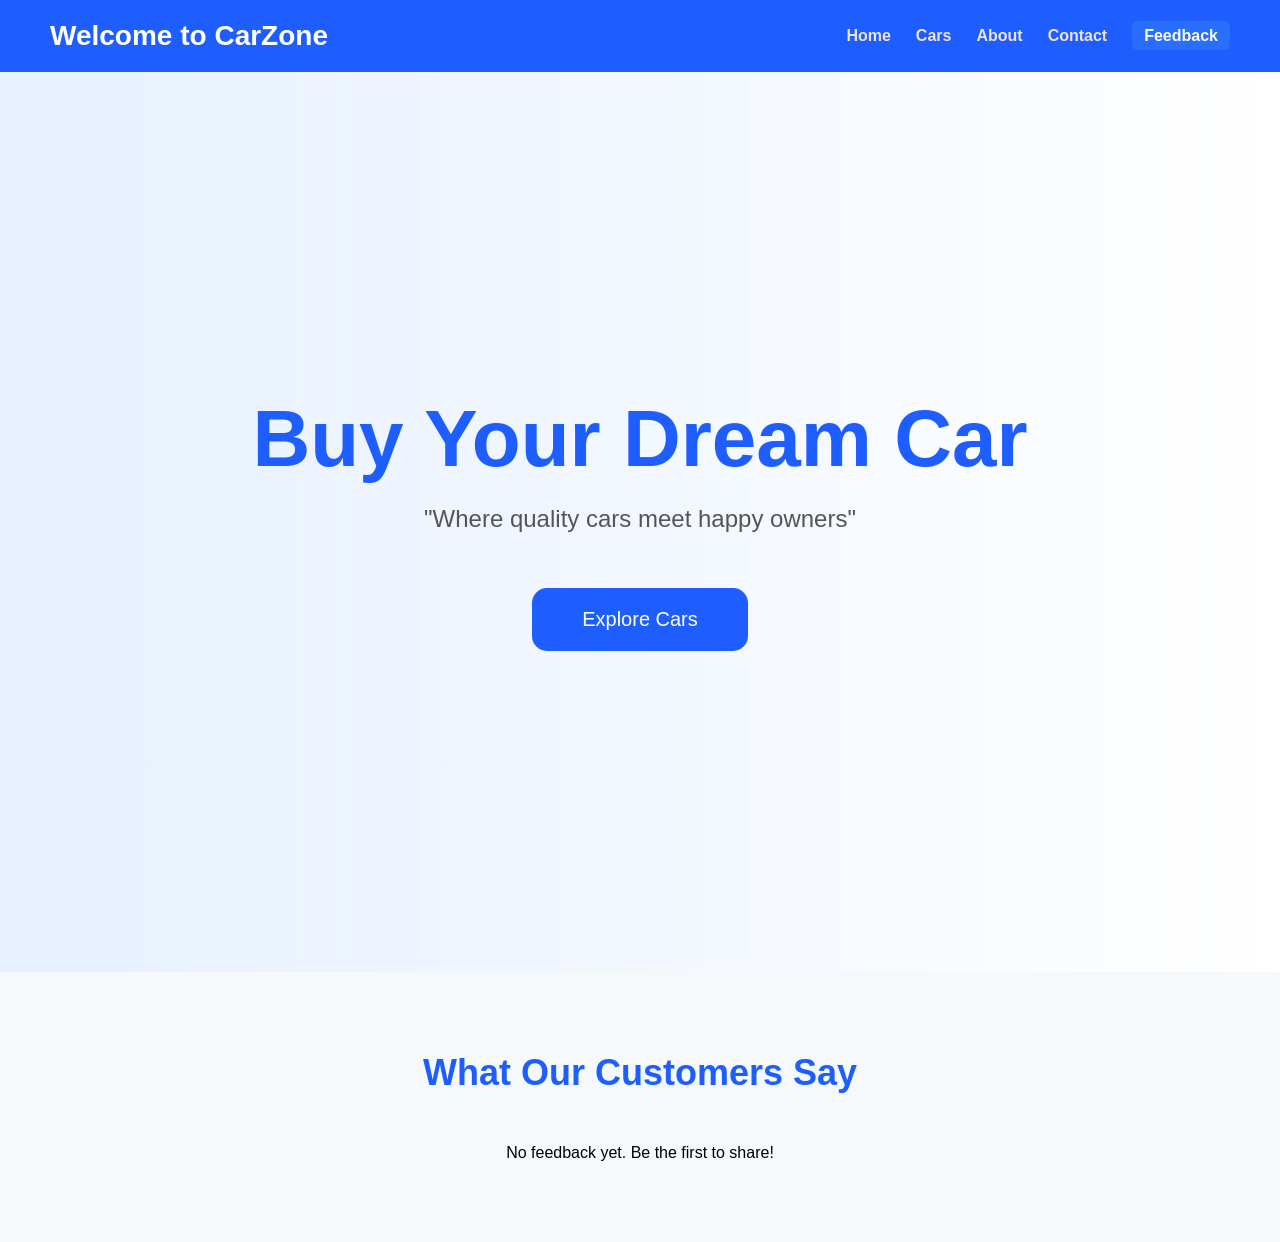
<file: index.html>
<!DOCTYPE html>
<html lang="en">
<head>
    <meta charset="UTF-8">
    <title>CarZone - Home</title>
    <link rel="stylesheet" href="css/style.css">

    <style>
        /* Base */
        body, html {
            margin: 0;
            padding: 0;
            font-family: Arial, sans-serif;
        }

        /* Navbar */
        .navbar {
            display: flex;
            justify-content: space-between;
            align-items: center;
            padding: 20px 50px;
            background-color: #1e5eff;
            color: white;
        }

        .navbar .logo h1 {
            font-size: 28px;
            margin: 0;
        }

        .nav-links {
            list-style: none;
            display: flex;
            gap: 25px;
            align-items: center;
        }

        .nav-links li a {
            color: rgb(236, 226, 226);
            text-decoration: none;
            font-size: 16px;
            font-weight: bold;
        }

        .nav-links li a:hover {
            color: #ffdd00;
        }

        /* Feedback button */
        .feedback-nav {
            background-color: #286ffd;
            color: #fafbfb !important;
            padding: 6px 12px;
            border-radius: 6px;
        }

        .feedback-nav:hover {
            background-color: rgb(57, 28, 188);
        }

        /* Hero Section */
        .hero {
            background: linear-gradient(to right, #e6f0ff, #ffffff);
            height: 100vh;
            display: flex;
            flex-direction: column;
            justify-content: center;
            align-items: center;
            text-align: center;
        }

        .hero h1 {
            font-size: 80px;
            color: #1e5eff;
            margin: 0;
        }

        .hero p {
            font-size: 24px;
            color: #555;
            margin: 20px 0 40px;
        }

        .hero button {
            padding: 20px 50px;
            font-size: 20px;
            background-color: #1e5eff;
            color: white;
            border: none;
            border-radius: 15px;
            cursor: pointer;
        }

        .hero button:hover {
            background-color: #a90808;
        }

        /* Testimonials Section */
        .testimonials {
            padding: 80px 40px;
            background-color: #f5f9fc;
            text-align: center;
        }

        .testimonials h2 {
            font-size: 36px;
            color: #1e5eff;
            margin-bottom: 50px;
        }

        .testimonial-grid {
            display: grid;
            grid-template-columns: repeat(auto-fit, minmax(280px, 1fr));
            gap: 30px;
            max-width: 1200px;
            margin: auto;
        }

        .testimonial-card {
            background: rgb(233, 215, 215);
            padding: 30px;
            border-radius: 12px;
            box-shadow: 0 6px 15px rgba(0,0,0,0.1);
        }

        .stars {
            color: #f6f6ee;
            font-size: 20px;
            margin-bottom: 15px;
        }

        .testimonial-card p {
            font-style: italic;
            color: #080808;
        }

        .testimonial-card h4 {
            margin-top: 15px;
            color: #830707;
        }

        /* Responsive */
        @media (max-width: 768px) {
            .hero h1 {
                font-size: 50px;
            }
            .hero p {
                font-size: 18px;
            }
        }
    </style>
</head>

<body>

<!-- Navbar -->
<header class="navbar">
    <div class="logo">
        <h1>Welcome to CarZone</h1>
    </div>
    <ul class="nav-links">
        <li><a href="index.html">Home</a></li>
        <li><a href="cars.html">Cars</a></li>
        <li><a href="about.html">About</a></li>
        <li><a href="contact.html">Contact</a></li>

        <!-- FEEDBACK BUTTON ADDED -->
        <li><a href="feedback.html" class="feedback-nav">Feedback</a></li>
    </ul>
</header>

<!-- Hero Section -->
<section class="hero">
    <h1>Buy Your Dream Car</h1>
    <p>"Where quality cars meet happy owners"</p>
    <a href="cars.html"><button>Explore Cars</button></a>
</section>

<!-- Testimonials Section -->
<section class="testimonials">
    <h2>What Our Customers Say</h2>

    <!-- EXISTING + NEW FEEDBACK WILL LOAD HERE -->
    <div class="testimonial-grid" id="testimonials">

        <!-- Existing testimonials (kept as default) -->
        <div class="testimonial-card">
            <div class="stars">★★★★★</div>
            <p>"Amazing service and smooth buying experience."</p>
            <h4>– Rahul S.</h4>
        </div>

        <div class="testimonial-card">
            <div class="stars">★★★★☆</div>
            <p>"Friendly staff and transparent pricing."</p>
            <h4>– Ananya M.</h4>
        </div>

        <div class="testimonial-card">
            <div class="stars">★★★★★</div>
            <p>"Found my dream car in just one day!"</p>
            <h4>– Vikram K.</h4>
        </div>

    </div>
</section>

<!-- JavaScript -->
<script src="js/script.js"></script>

</body>
</html>
</file>
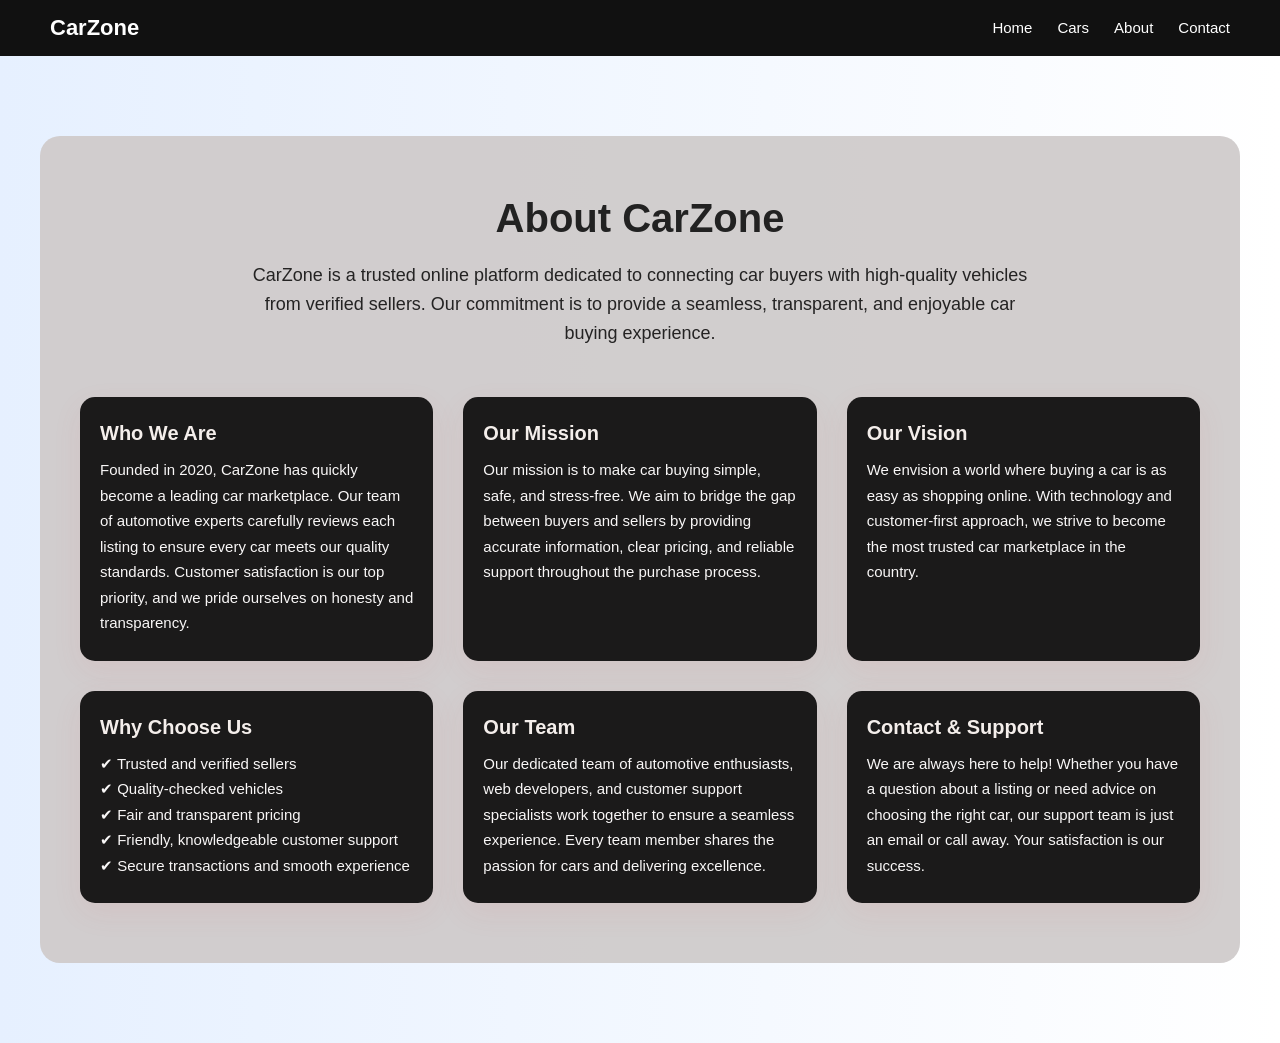
<file: about.html>
<!DOCTYPE html>
<html lang="en">
<head>
    <meta charset="UTF-8">
    <title>About Us - CarZone</title>
    <link rel="stylesheet" href="/css/style.css">
</head>
<body>

<!-- NAVBAR -->
<nav class="navbar">
    <div class="logo">CarZone</div>
    <ul class="nav-links">
        <li><a href="index.html">Home</a></li>
        <li><a href="cars.html">Cars</a></li>
        <li><a href="about.html" class="active">About</a></li>
        <li><a href="contact.html">Contact</a></li>
    </ul>
</nav>

<!-- ABOUT SECTION -->
<section class="about-section">
    <div class="about-container">
<meta name="viewport" content="width=device-width, initial-scale=1.0">
        <h1>About CarZone</h1>

        <p class="about-intro">
            CarZone is a trusted online platform dedicated to connecting car buyers with
            high-quality vehicles from verified sellers. Our commitment is to provide
            a seamless, transparent, and enjoyable car buying experience.
        </p>

        <div class="about-content">
            <div class="about-box">
                <h2>Who We Are</h2>
                <p>
                    Founded in 2020, CarZone has quickly become a leading car marketplace.
                    Our team of automotive experts carefully reviews each listing to ensure
                    every car meets our quality standards. Customer satisfaction is our
                    top priority, and we pride ourselves on honesty and transparency.
                </p>
            </div>

            <div class="about-box">
                <h2>Our Mission</h2>
                <p>
                    Our mission is to make car buying simple, safe, and stress-free.
                    We aim to bridge the gap between buyers and sellers by providing
                    accurate information, clear pricing, and reliable support throughout
                    the purchase process.
                </p>
            </div>

            <div class="about-box">
                <h2>Our Vision</h2>
                <p>
                    We envision a world where buying a car is as easy as shopping online.
                    With technology and customer-first approach, we strive to become
                    the most trusted car marketplace in the country.
                </p>
            </div>

            <div class="about-box">
                <h2>Why Choose Us</h2>
                <p>
                    ✔ Trusted and verified sellers<br>
                    ✔ Quality-checked vehicles<br>
                    ✔ Fair and transparent pricing<br>
                    ✔ Friendly, knowledgeable customer support<br>
                    ✔ Secure transactions and smooth experience
                </p>
            </div>

            <div class="about-box">
                <h2>Our Team</h2>
                <p>
                    Our dedicated team of automotive enthusiasts, web developers, and
                    customer support specialists work together to ensure a seamless
                    experience. Every team member shares the passion for cars and
                    delivering excellence.
                </p>
            </div>
            <div class="about-box">
                <h2>Contact & Support</h2>
                <p>
                    We are always here to help! Whether you have a question about a
                    listing or need advice on choosing the right car, our support team
                    is just an email or call away. Your satisfaction is our success.
                </p>
            </div>
        </div>
    </div>
</section>
</body>
</html>
</file>
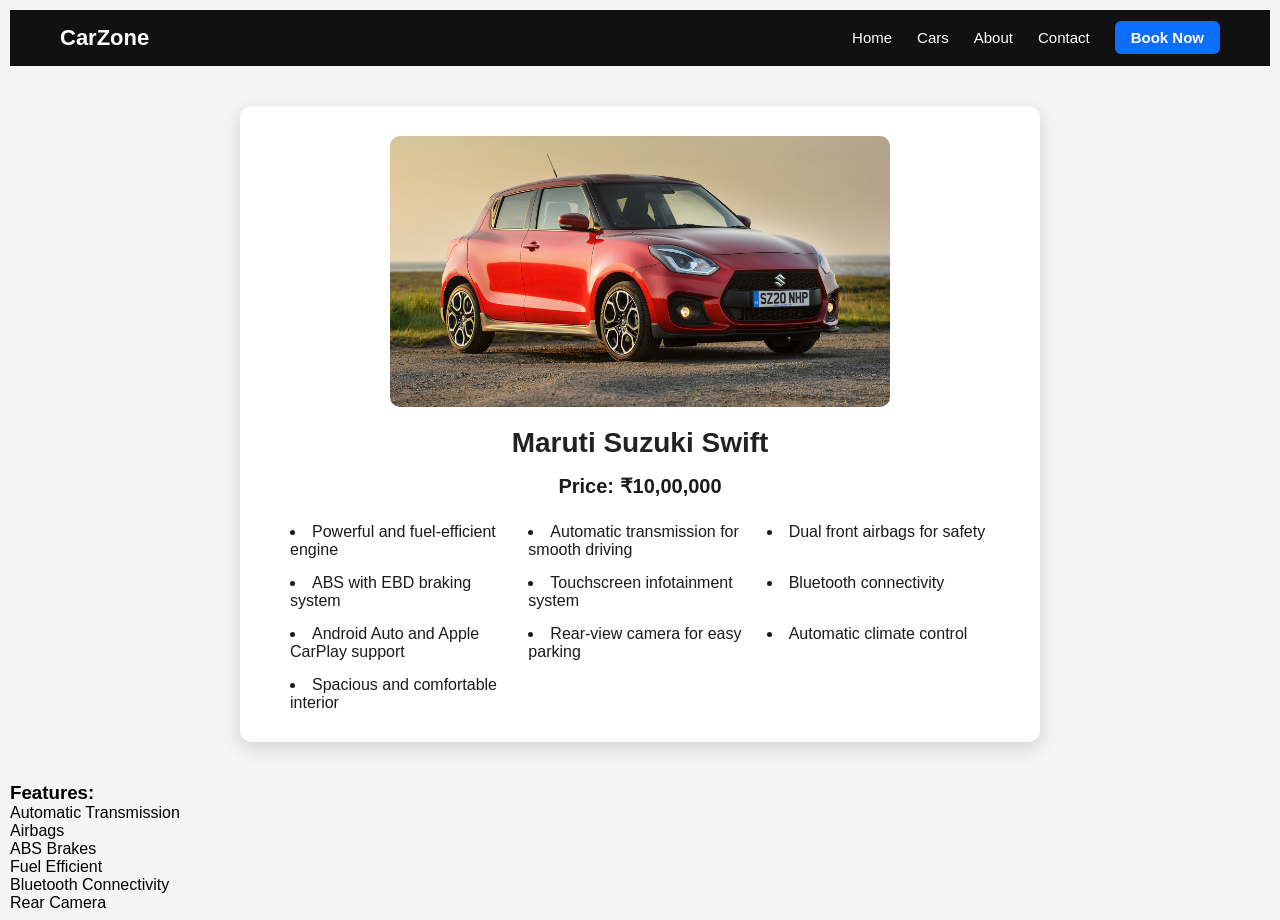
<file: car4.html>
</body>
</html>
<!DOCTYPE html>
<html lang="en">
<head>
    <meta charset="UTF-8">
    <title>Car Details - Maruti Suzuki Swift</title>
    <link rel="stylesheet" href="css/style.css">
</head>
<body>
<nav class="navbar">
    <div class="logo">CarZone</div>
    <ul class="nav-links">
        <li><a href="index.html">Home</a></li>
        <li><a href="cars.html">Cars</a></li>
        <li><a href="about.html" class="active">About</a></li>
        <li><a href="contact.html">Contact</a></li>
        <li><a href="contact.html" class="book-now-nav">Book Now</a></li>
    </ul>
</nav>
<div class="car-details-section">
  <div class="car-details-card">
    <!-- Car Image -->
    <img src="images/car4.jpg" alt="Maruti Suzuki Swift">

    <!-- Car Name -->
    <h2>Maruti Suzuki Swift</h2>

    <!-- Price -->
    <div class="price">Price: ₹10,00,000 </div>

    <!-- Features -->
    <ul class="features">
      <li>Powerful and fuel-efficient engine</li>
      <li>Automatic transmission for smooth driving</li>
      <li>Dual front airbags for safety</li>
      <li>ABS with EBD braking system</li>
      <li>Touchscreen infotainment system</li>
      <li>Bluetooth connectivity</li>
      <li>Android Auto and Apple CarPlay support</li>
      <li>Rear-view camera for easy parking</li>
      <li>Automatic climate control</li>
      <li>Spacious and comfortable interior</li>
    </ul>
  </div>
</div>

</body>
</html>
    <h3>Features:</h3>
    <ul>
        <li>Automatic Transmission</li>
        <li>Airbags</li>
        <li>ABS Brakes</li>
        <li>Fuel Efficient</li>
        <li>Bluetooth Connectivity</li>
        <li>Rear Camera</li>
    </ul>
</section>

</body>
</html>
</file>
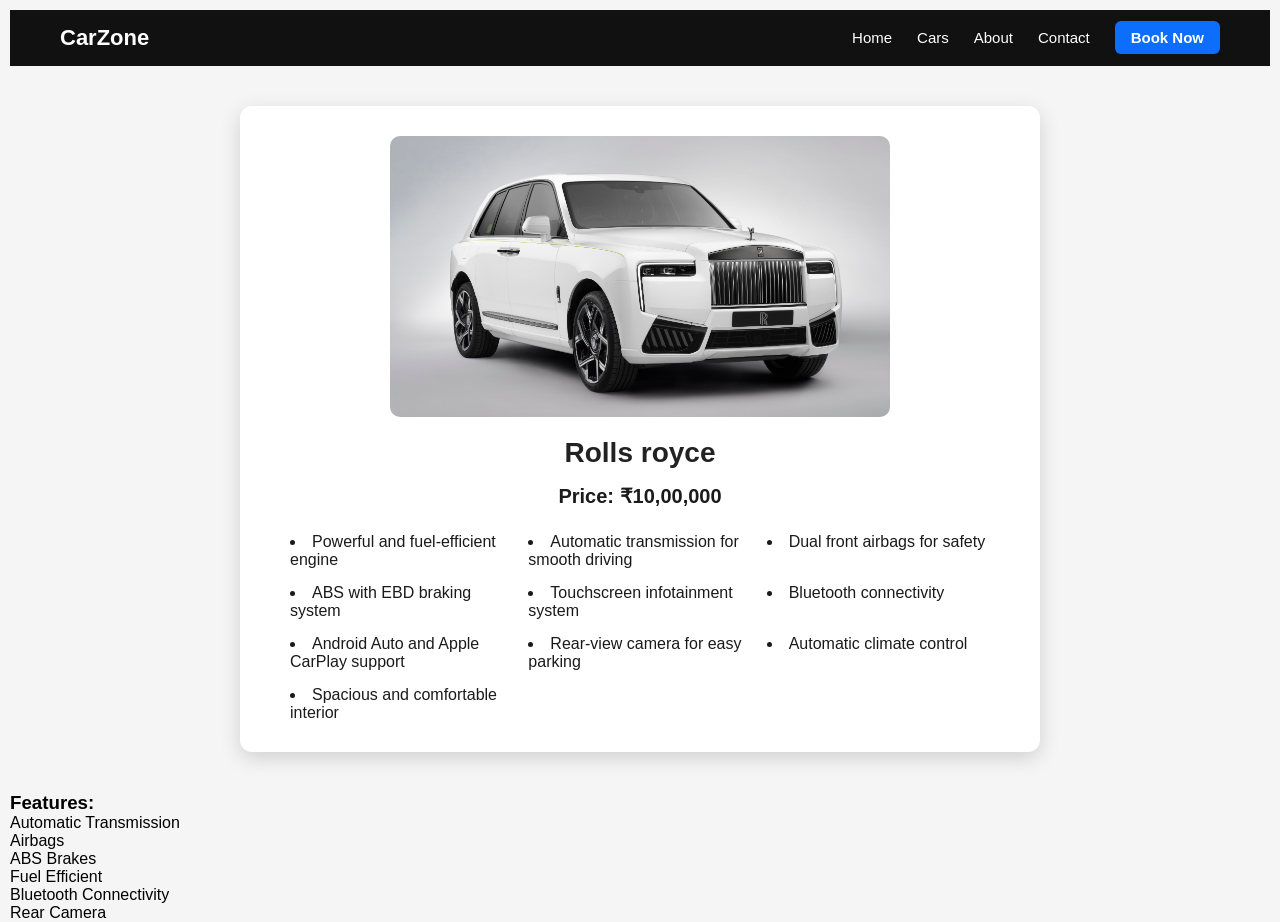
<file: car8.html>
</body>
</html>
<!DOCTYPE html>
<html lang="en">
<head>
    <meta charset="UTF-8">
    <title>Car Details - Rolls royce</title>
    <link rel="stylesheet" href="css/style.css">
</head>
<body>
<nav class="navbar">
    <div class="logo">CarZone</div>
    <ul class="nav-links">
        <li><a href="index.html">Home</a></li>
        <li><a href="cars.html">Cars</a></li>
        <li><a href="about.html" class="active">About</a></li>
        <li><a href="contact.html">Contact</a></li>
        <li><a href="contact.html" class="book-now-nav">Book Now</a></li>
    </ul>
</nav>
<div class="car-details-section">
  <div class="car-details-card">
    <!-- Car Image -->
    <img src="images/car8.jpg" alt="Rolls royce">

    <!-- Car Name -->
    <h2>Rolls royce</h2>

    <!-- Price -->
    <div class="price">Price: ₹10,00,000 </div>

    <!-- Features -->
    <ul class="features">
      <li>Powerful and fuel-efficient engine</li>
      <li>Automatic transmission for smooth driving</li>
      <li>Dual front airbags for safety</li>
      <li>ABS with EBD braking system</li>
      <li>Touchscreen infotainment system</li>
      <li>Bluetooth connectivity</li>
      <li>Android Auto and Apple CarPlay support</li>
      <li>Rear-view camera for easy parking</li>
      <li>Automatic climate control</li>
      <li>Spacious and comfortable interior</li>
    </ul>
  </div>
</div>

</body>
</html>
    <h3>Features:</h3>
    <ul>
        <li>Automatic Transmission</li>
        <li>Airbags</li>
        <li>ABS Brakes</li>
        <li>Fuel Efficient</li>
        <li>Bluetooth Connectivity</li>
        <li>Rear Camera</li>
    </ul>
</section>

</body>
</html>
</file>
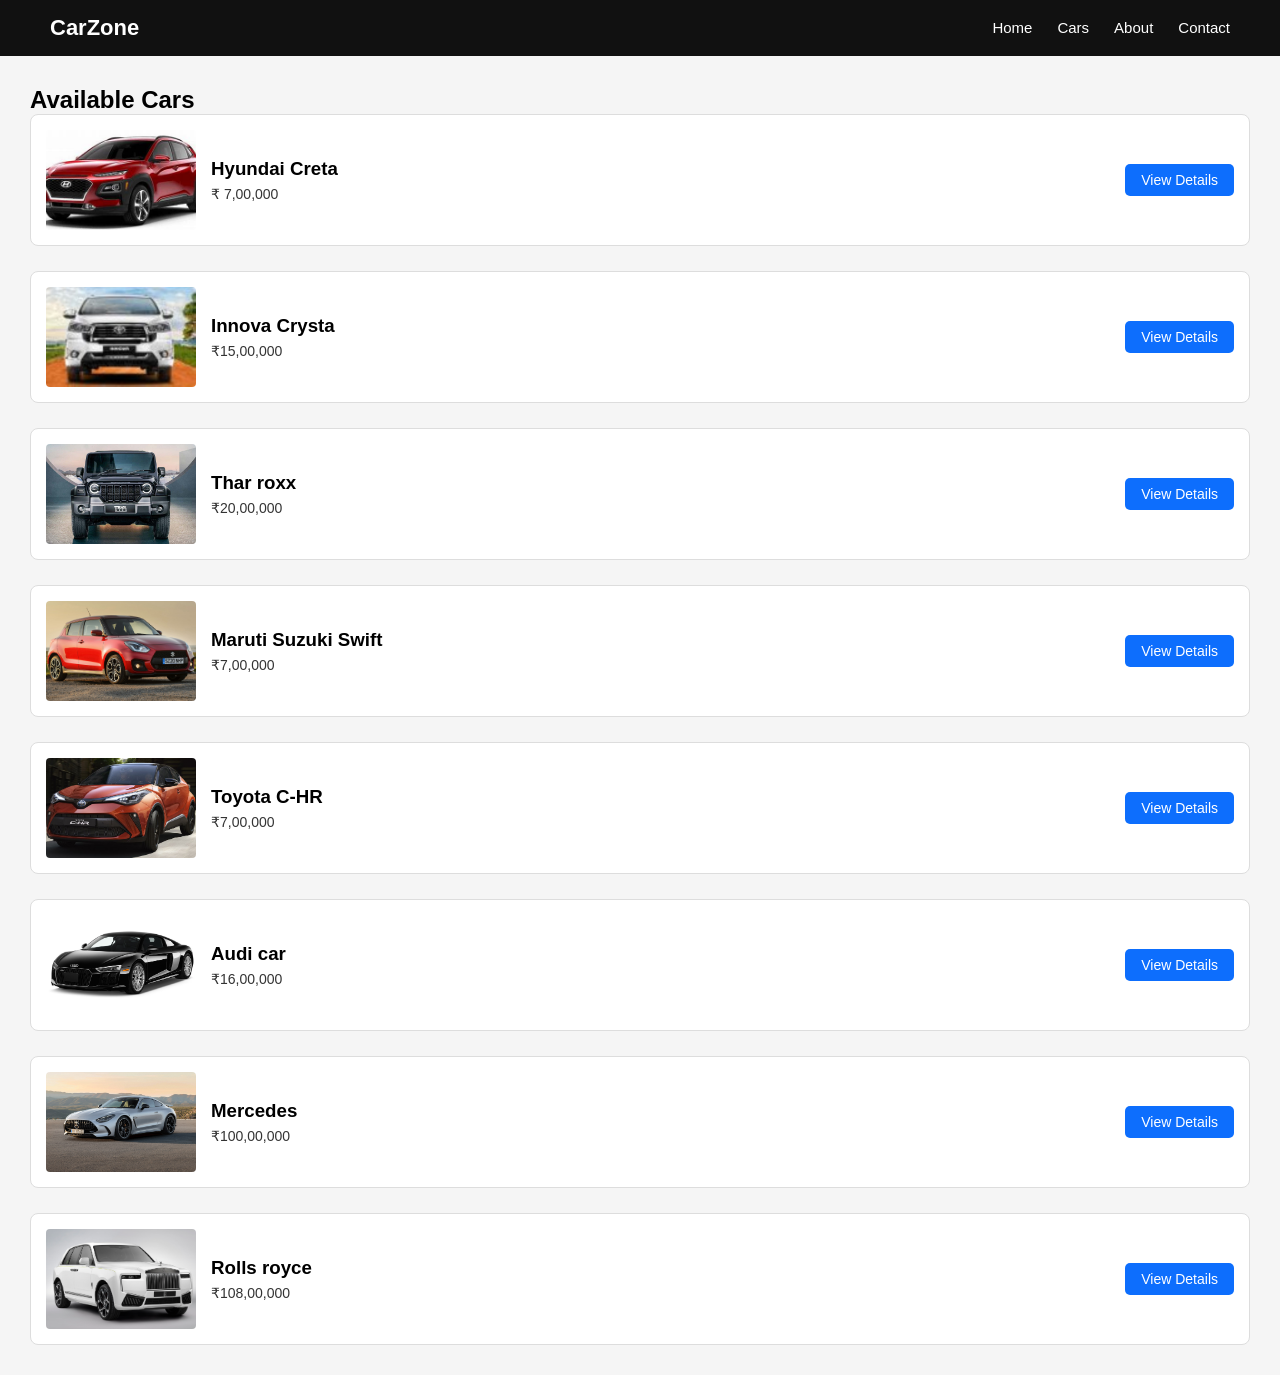
<file: cars.html>
<!DOCTYPE html>
<html lang="en">
<head>
    <meta charset="UTF-8">
    <title>Cars</title>
    <link rel="stylesheet" href="css/style.css">
</head>
<body>
<!-- NAVBAR -->
<nav class="navbar">
    <div class="logo">CarZone</div>
    <ul class="nav-links">
        <li><a href="index.html">Home</a></li>
        <li><a href="cars.html">Cars</a></li>
        <li><a href="about.html" class="active">About</a></li>
        <li><a href="contact.html">Contact</a></li>
    </ul>
</nav>
<section class="cars-section">
    <h1>Available Cars</h1>

    <div class="car-container">

        <div class="car-card">
    <img src="images/car1.jpg" alt="Hyundai Creta">

    <div class="car-info">
        <h3>Hyundai Creta</h3>
        <p class="price">₹ 7,00,000</p>
    </div>

    <a href="car1.html" class="view-btn">View Details</a>
</div>

        <div class="car-card">
            <img src="images/car2.jpg" alt="Innova Crysta">
            <div class="car-info">
                <h3>Innova Crysta</h3>
                <p class="price">₹15,00,000</p>
            </div>
              <a href="car2.html" class="view-btn">View Details</a>
        </div>

        <div class="car-card">
            <img src="images/car3.jpg" alt="Thar roxx">
            <div class="car-info">
                <h3>Thar roxx</h3>
                <p class="price">₹20,00,000</p>
            </div>
              <a href="car3.html" class="view-btn">View Details</a>
        </div>

        <div class="car-card">
            <img src="images/car4.jpg" alt="Maruti Suzuki Swift ">
            <div class="car-info">
                <h3>Maruti Suzuki Swift</h3>
                <p class="price">₹7,00,000</p>
            </div>
         <a href="car4.html" class="view-btn">View Details</a>
        </div>

        <div class="car-card">
            <img src="images/car5.jpg" alt="Toyota C-HR">
            <div class="car-info">
                <h3>Toyota C-HR</h3>
                <p class="price">₹7,00,000</p>
            </div>
             <a href="car5.html" class="view-btn">View Details</a>
        </div>

        <div class="car-card">
            <img src="images/car6.jpg" alt="Audi ca">
            <div class="car-info">
                <h3>Audi car</h3>
                <p class="price">₹16,00,000</p>
            </div>
          <a href="car6.html" class="view-btn">View Details</a>
        </div>

        <div class="car-card">
            <img src="images/car7.jpg" alt="Mercedes">
            <div class="car-info">
                <h3>Mercedes</h3>
                <p class="price">₹100,00,000</p>
            </div>
           <a href="car7.html" class="view-btn">View Details</a>
        </div>

        <div class="car-card">
            <img src="images/car8.jpg" alt="Rolls royce">
            <div class="car-info">
                <h3>Rolls royce</h3>
                <p class="price">₹108,00,000</p>
            </div>
               <a href="car8.html" class="view-btn">View Details</a>
    </div>
</section>

</body>
</html>
</file>
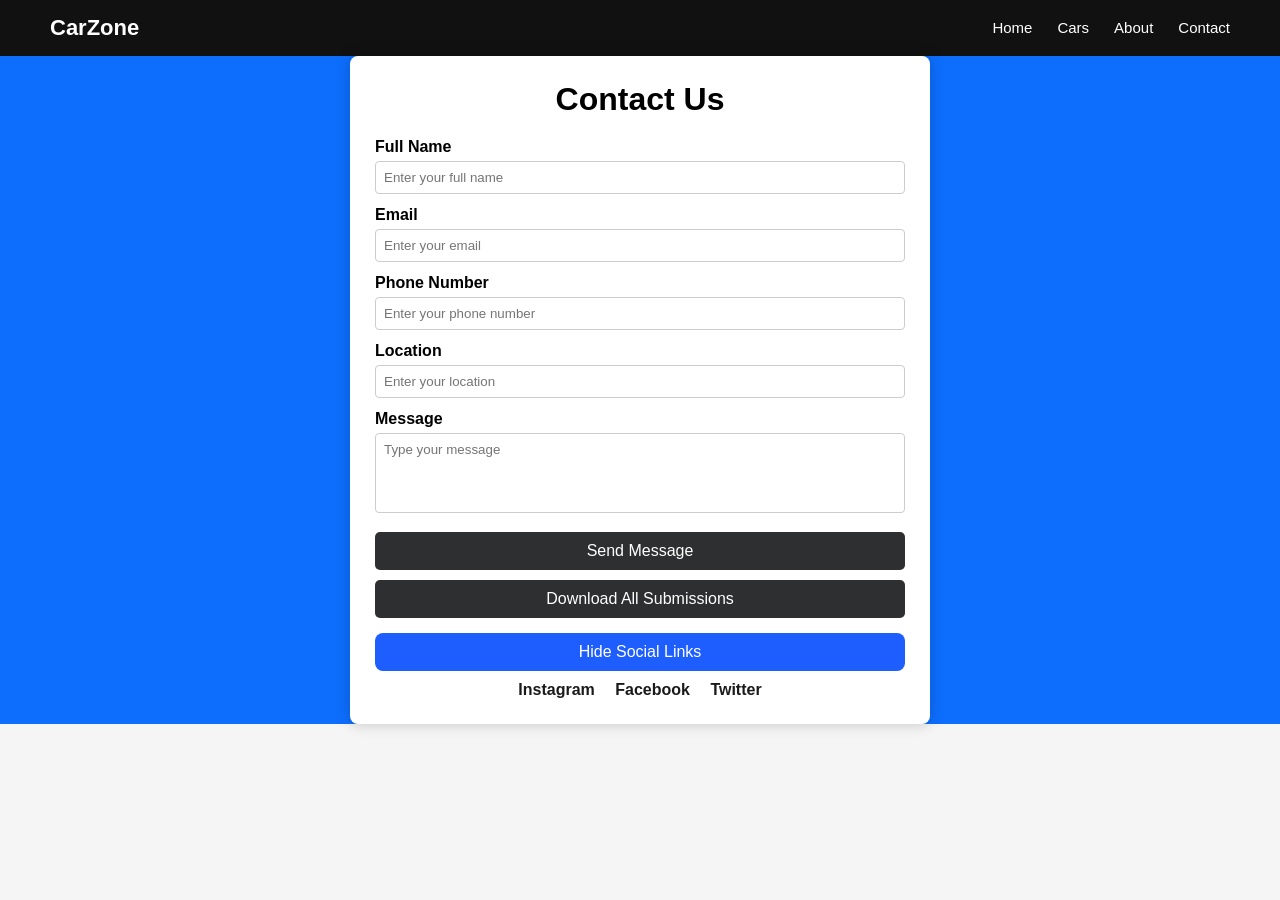
<file: contact.html>
<!DOCTYPE html>
<html lang="en">
<head>
  <meta charset="UTF-8">
  <title>Contact Us</title>
  <link rel="stylesheet" href="css/style.css">
</head>

<body>

<nav class="navbar">
  <div class="logo">CarZone</div>
  <ul class="nav-links">
    <li><a href="index.html">Home</a></li>
    <li><a href="cars.html">Cars</a></li>
    <li><a href="about.html" class="active">About</a></li>
    <li><a href="contact.html">Contact</a></li>
  </ul>
</nav>

<div class="page-bg">
  <div class="contact-rectangle">
    <h1>Contact Us</h1>

    <form id="contactForm">

      <label>Full Name</label>
      <input type="text" id="name" placeholder="Enter your full name" required>

      <label>Email</label>
      <input 
        type="email" 
        id="email" 
        placeholder="Enter your email" 
        required
      >

      <label>Phone Number</label>
      <input 
        type="tel" 
        id="phone" 
        placeholder="Enter your phone number"
        pattern="[0-9]{10}" 
        maxlength="10"
        required
      >

      <label>Location</label>
      <input type="text" id="location" placeholder="Enter your location" required>

      <label>Message</label>
      <textarea id="message" placeholder="Type your message" required></textarea>

      <button type="submit">Send Message</button>

      <p id="successMessage" style="display:none; color: rgb(22, 142, 66); text-align:center; margin-top:10px;">
        Thank you for contacting us! We will get back to you soon.
      </p>

    </form>

    <!-- download button -->
    <button id="downloadBtn" style="margin-top:10px;">
      Download All Submissions
    </button>

    <!-- Toggle Social Button -->
    <button 
      id="toggleSocialBtn"
      style="margin-top:15px; padding:10px 20px; background:#1e5eff; color:white; border:none; border-radius:8px; cursor:pointer;"
      onclick="toggleSocial()"
    >
      Hide Social Links
    </button>

    <!-- Social Links -->
    <div class="social" id="socialSection">
      <a href="#">Instagram</a>
      <a href="#">Facebook</a>
      <a href="#">Twitter</a>
    </div>

  </div>
</div>

<script>
  // Form submission
  const form = document.getElementById("contactForm");
  const successMessage = document.getElementById("successMessage");
  const downloadBtn = document.getElementById("downloadBtn");

  form.addEventListener("submit", function(e) {
    e.preventDefault();

    const submission = {
      name: document.getElementById("name").value,
      email: document.getElementById("email").value,
      phone: document.getElementById("phone").value,
      location: document.getElementById("location").value,
      message: document.getElementById("message").value
    };

    let allData = JSON.parse(localStorage.getItem("allCustomerData")) || [];
    allData.push(submission);
    localStorage.setItem("allCustomerData", JSON.stringify(allData));

    successMessage.style.display = "block";

    setTimeout(() => {
      successMessage.style.display = "none";
    }, 300000); // 5 minutes
  });

  // Download CSV
  downloadBtn.addEventListener("click", function() {
    let allData = JSON.parse(localStorage.getItem("allCustomerData")) || [];

    if (allData.length === 0) {
      alert("No submissions yet!");
      return;
    }

    const header = ["Name", "Email", "Phone", "Location", "Message"];
    const rows = allData.map(item =>
      [item.name, item.email, item.phone, item.location, item.message]
    );

    let csvContent = header.join(",") + "\n";
    rows.forEach(row => {
      csvContent += row.map(field => `"${field}"`).join(",") + "\n";
    });

    const blob = new Blob([csvContent], { type: "text/csv" });
    const url = URL.createObjectURL(blob);
    const a = document.createElement("a");
    a.href = url;
    a.download = "customer_submissions.csv";
    document.body.appendChild(a);
    a.click();
    document.body.removeChild(a);
  });

  // Show message alert
  function showMessage() {
      alert("Thank you for choosing CarZone!");
  }

  // Show car details
  function showDetails(carName) {
      alert(carName + " is available!\n\nPlease contact us for more details.");
  }

  // Toggle Social Links
  function toggleSocial() {
    const social = document.getElementById("socialSection");
    const btn = document.getElementById("toggleSocialBtn");

    const style = window.getComputedStyle(social).display;

    if (style === "none") {
      social.style.display = "block";
      btn.innerText = "Hide Social Links";
    } else {
      social.style.display = "none";
      btn.innerText = "Show Social Links";
    }
  }
</script>

</body>
</html>
</file>
<file: css/style.css>
/* =========================
   HOME PAGE
========================= */
body, html {
    margin: 0;
    padding: 0;
    height: 100%;
    font-family: Arial, sans-serif;
}

/* Navbar */
.home-navbar {
    display: flex;
    justify-content: space-between;
    align-items: center;
    padding: 15px 50px;
    background-color: #b6cceb; /* blue */
    position: center;
    width: 100%;
    top: 0;
    z-index: 1000;
}

.home-navbar .logo {
    color: red;
    font-size: 22px;
    font-weight: bold;
}

.home-navbar ul {
    list-style: none;
    display: flex;
    margin: 0;
    padding: 0;
}

.home-navbar ul li {
    margin-right: 15px;
}

.home-navbar ul li a {
    text-decoration: none;
    color: rgb(6, 6, 6);
    font-size: 14px;
    padding: 6px 12px;
    border-radius: 5px;
    transition: background 0.3s;
}

.home-navbar ul li a:hover,
.home-navbar ul li a.active {
    background-color: #161616;
}

/* Hero Section */
.home-hero {
    height: 100vh; /* full screen */
    background-color: #040404; /* blue background */
    display: flex;
    justify-content: center;
    align-items: center;
    text-align: center;
    color: red(177, 91, 91);
    padding-top: 10px; /* for navbar */
}

.home-hero .hero-text h1 {
    font-size: 10px;
    margin-bottom: 20px;
}

.home-hero .hero-text p {
    font-size: 22px;
    margin-bottom: 30px;
}

.home-hero button {
    padding: 30px 30px;
    font-size: 26px;
    background-color: rgb(171, 32, 32);
    color: #f0280e;
    border: 20;
    border-radius: 6px;
    cursor: pointer;
    transition: background 0.3s, color 0.3s;
}

.home-hero button:hover {
    background-color: #d65b09f3;
    color: rgb(235, 16, 16);
}

/* Responsive */
@media (max-width: 768px) {
    .home-hero .hero-text h1 {
        font-size: 22px;
          text-align: center;
    }
    .home-hero .hero-text p {
        font-size: 18px;
          text-align: center;
    }
    .home-navbar ul li a {
        font-size: 22px;
        padding: 5px 10px;
    }
}body {
  background-color: rgb(176, 176, 237);
  margin: 0;
  height: 100vh;
}
.home-text {
    text-align: center;       /* horizontal center */
}
/* Ensure the page takes full screen */
html, body {
    height: 100%;
    margin: 10;
}

/* Center the text container */
.home-text {
    display: flex;             /* makes it flexible */
    flex-direction: column;    /* stack items vertically */
    justify-content: center;   /* vertical center */
    align-items: center;       /* horizontal center */
    min-height: 100vh;         /* full screen height */
    text-align: center;        /* center text */
    background-color: #0d6efd; /* blue background */
    color: white;              /* text color */
    padding: 20px;
}

/* Optional: style the button */
.home-text button {
    padding: 10px 20px;
    margin-top: 15px;
    border: none;
    border-radius: 5px;
    background-color: white;
    color: #0d6efd;
    font-weight: bold;
    cursor: pointer;
}
/* =========================
   CARS PAGE
========================= */
.cars-section {
    padding: 30px;
}

.car-container {
    display: flex;
    flex-direction: column;
    gap: 25px;
}

.car-card {
    display: flex;
    align-items: center;
    gap: 15px;
    border: 1px solid #ddd;
    padding: 15px;
    border-radius: 8px;
    background-color: #fff;
}

.car-card img {
    width: 150px;
    height: 100px;
    object-fit: cover;
    border-radius: 4px;
}

.car-info {
    flex-grow: 1;
    text-align: left;
}

.car-info h3 {
    margin-bottom: 6px;
}

.car-info .price {
    font-size: 14px;
    color: #333;
}
/* Make all images responsive and normal size */
img {
    width: 100%;      /* image fills container width */
    max-width: 600px; /* maximum width of image */
    height: auto;     /* maintain aspect ratio */
    display: block;
    margin: 0 auto;   /* center the image horizontally */
}

/* Hero section background image */
.hero {
    background: url('images/your-car.jpg') no-repeat center center;
    background-size: cover; /* scale to fill section without stretching */
    height: 100vh;          /* full screen height */
    display: flex;
    flex-direction: column;
    justify-content: center;
    align-items: center;
    text-align: center;
}

/* Optional: hero text on top of background image */
.hero h1 {
    font-size: 80px;
    color: #1e5eff;
    font-weight: bold;
}

.hero p {
    font-size: 24px;
    color: #555;
    margin: 20px 0 40px 0;
}

.hero a button {
    padding: 20px 50px;
    font-size: 20px;
    background-color: #1e5eff;
    color: white;
    border: none;
    border-radius: 15px;
    cursor: pointer;
    transition: 0.3s;
}

.hero a button:hover {
    background-color: #ffdd00;
    color: #1e5eff;
}
/* =========================
   VIEW DETAILS BUTTON
========================= */
.view-btn {
    padding: 8px 16px;
    background-color: #0d6efd;
    color: white;
    text-decoration: none;
    border-radius: 5px;
    font-size: 14px;
}

.view-btn:hover {
    background-color: #084298;
}
/* RESET */
* {
    margin: 0;
    padding: 0;
    box-sizing: border-box;
    font-family: Arial, sans-serif;
}

/* NAVBAR */
.navbar {
    display: flex;
    justify-content: space-between;
    align-items: center;
    padding: 15px 50px;
    background-color: #111;
}

.logo {
    color: white;
    font-size: 22px;
    font-weight: bold;
}

.nav-links {
    list-style: none;
    display: flex;
    gap: 25px;
}

.nav-links a {
    color: white;
    text-decoration: none;
    font-size: 15px;
}

.nav-links a:hover {
    text-decoration: underline;
}


/* =========================
   ABOUT PAGE STYLING - FIXED
========================= */
 
/* ABOUT SECTION */
.about-section {
    min-height: 100vh; /* full screen height */
    padding: 80px 20px;
    background: linear-gradient(to right, #e6f0ff, #ffffff);
    display: flex;
    justify-content: center;
    align-items: center;
}

/* MAIN CONTAINER */
.about-container {
    max-width: 1200px;
    width: 100%;              /* ✅ FIXED (was 550%) */
    background: rgba(208, 204, 204, 0.95);
    padding: 60px 40px;
    border-radius: 20px;
}

/* TITLE */
.about-container h1 {
    text-align: center;
    font-size: 40px;
    margin-bottom: 20px;
    color: #222;
}

/* INTRO TEXT */
.about-intro {
    text-align: center;
    font-size: 18px;
    margin: 0 auto 50px;
    color: #242323;
    line-height: 1.6;
    max-width: 800px;
}

/* CONTENT GRID */
.about-content {
    display: grid;
    grid-template-columns: repeat(3, 1fr);
    gap: 30px;
}

/* BOXES */
.about-box {
    background-color: #1b1a1a;
    padding: 25px 20px;
    border-radius: 15px;
    box-shadow: 0 10px 30px rgba(230, 94, 94, 0.08);
    transition: transform 0.3s ease, box-shadow 0.3s ease;
}

.about-box:hover {
    transform: translateY(-5px);
    box-shadow: 0 15px 35px rgba(220, 118, 118, 0.15);
}

.about-box h2 {
    margin-bottom: 12px;
    font-size: 20px;
    color: #f4eeeb;
}

.about-box p {
    font-size: 15px;
    color: #f9f7f7;
    line-height: 1.7;
}

/* RESPONSIVE DESIGN */
@media (max-width: 1024px) {
    .about-content {
        grid-template-columns: repeat(2, 1fr);
    }
}

@media (max-width: 600px) {
    .about-content {
        grid-template-columns: 1fr;
    }

    .about-container {
        padding: 40px 20px;
    }
}
body {
  margin: 0;
  font-family: Arial, sans-serif;
}

.page-bg {
  min-height: 10vh;
  background-color: #0d6efd; /* blue background */
  display: flex;
  justify-content: center;
  align-items: center;
}

/* RECTANGLE BOX */
.contact-rectangle {
  background-color: white;
  width: 580px;          /* rectangle width */
  padding: 25px;
  border-radius: 8px;
  box-shadow: 0 0 15px rgba(0,0,0,0.2);
}

/* HEADINGS */
.contact-rectangle h1 {
  text-align: center;
  margin-bottom: 20px;
}

/* FORM */
label {
  font-weight: bold;
  display: block;
  margin-top: 12px;
}

input, textarea {
  width: 100%;
  padding: 8px;
  margin-top: 5px;
  border: 1px solid #ccc;
  border-radius: 4px;
}

textarea {
  height: 80px;
  resize: none;
}

/* BUTTON */
button {
  width: 100%;
  margin-top: 15px;
  padding: 10px;
  background-color: #2e2f30;
  color: white;
  border: none;
  border-radius: 5px;
  font-size: 16px;
  cursor: pointer;
}

button:hover {
  background-color: #084298;
}

/* SUCCESS MESSAGE */
#successMessage {
  display: none;
  color: rgb(135, 7, 7);
  font-weight: bold;
  text-align: center;
  margin-top: 10px;
}

/* LOCATION & SOCIAL */
.location {
  margin-top: 20px;
  text-align: center;
}

.social {
  text-align: center;
  margin-top: 10px;
}

.social a {
  margin: 0 8px;
  text-decoration: none;
  color: #191a19;
  font-weight: bold;
}
/* =========================
   CAR DETAILS PAGE
========================= */
.car-details-section {
    padding: 40px;
    display: flex;
    justify-content: center;
}

.car-details-card {
    background-color: #fff;
    width: 800px;
    padding: 30px;
    border-radius: 12px;
    box-shadow: 0 6px 20px rgba(0,0,0,0.15);
    text-align: center;
    display: flex;
    flex-direction: column;
    align-items: center;
}

/* Car Image */
.car-details-card img {
    width: 100%;
    max-width: 500px;
    height: auto;
    border-radius: 10px;
    margin-bottom: 20px;
}

/* Car Name */
.car-details-card h2 {
    font-size: 28px;
    color: #222;
    margin-bottom: 15px;
}

/* Price */
.car-details-card .price {
    font-size: 20px;
    color: #1c1b1b;
    margin-bottom: 25px;
    font-weight: bold;
}

/* Features */
.car-details-card .features {
    display: grid;
    grid-template-columns: repeat(auto-fit, minmax(180px, 1fr));
    gap: 15px;
    width: 100%;
    max-width: 700px;
    margin: 0 auto;
}

.car-details-card .features li {
    list-style: disc inside;
    font-size: 16px;
    text-align: left;
}
.car-details-card .features li {
    list-style: disc inside;
    font-size: 16px;
    text-align: left;
    font-family: 'Arial', sans-serif; /* font style added */
    font-weight: 500;                 /* medium weight */
    font-style: normal;               /* normal style */
    color: #1a1a1a;                   /* text color */
}
.book-now-nav {
    background-color: #0d6efd;
    color: white !important;
    padding: 8px 16px;
    border-radius: 6px;
    font-weight: bold;
}

.book-now-nav:hover {
    background-color: #084298;
}
.testimonials {
  padding: 50px 20px;
  background: #f5f9fc;
  text-align: center;
}

.testimonials h2 {
  color: #1e73be;
  margin-bottom: 30px;
}

.testimonial-slider {
  max-width: 500px;
  margin: auto;
  overflow: hidden;
  position: relative;
}

.testimonial-card {
  display: block ;
  background: rgb(230, 125, 125);
  padding: 25px;
  border-radius: 10px;
  box-shadow: 0 4px 10px rgba(27, 27, 27, 0.1);
}

.stars {
  color: #0b0b0b;
  font-size: 20px;
  margin-bottom: 10px;
}

.testimonial-card p {
  font-style: italic;
  color: #555;
}

.testimonial-card h4 {
  margin-top: 15px;
  color: #333;
}
body {
    font-family: Arial, sans-serif;
    background: #f5f5f5;
}

.heading {
    text-align: center;
    margin-top: 30px;
}

.feedback-form {
    width: 350px;
    margin: 30px auto;
    background: white;
    padding: 20px;
    border-radius: 8px;
}

.feedback-form input,
.feedback-form textarea {
    width: 100%;
    margin-bottom: 10px;
    padding: 8px;
}

.feedback-form button {
    width: 100%;
    padding: 10px;
    background: #ff6600;
    color: white;
    border: none;
    cursor: pointer;
}

.stars span {
    font-size: 25px;
    cursor: pointer;

    color: rgb(163, 144, 144);
}

.testimonial-container {
    display: flex;
    flex-wrap: wrap;
    justify-content: center;
}

.testimonial-card {
    background: white;
    width: 250px;
    margin: 10px;
    padding: 15px;
    border-radius: 8px;
}

.rating {
    color: rgb(228, 228, 37);
}
.testimonial-card {
    position: relative; /* for delete button */
    background: rgb(167, 65, 65);
    width: 250px;
    margin: 10px;
    padding: 15px;
    border-radius: 8px;
    box-shadow: 0 4px 10px rgba(0,0,0,0.1);
}

/* Delete button */
.testimonial-card .delete-btn {
    position: absolute;
    top: 8px;
    right: 10px;
    cursor: pointer;
    color: #ff4d4d;
    font-size: 18px;
    font-weight: bold;
    transition: color 0.3s;
}

.testimonial-card .delete-btn:hover {
    color: #ff0000;
}
</file>
